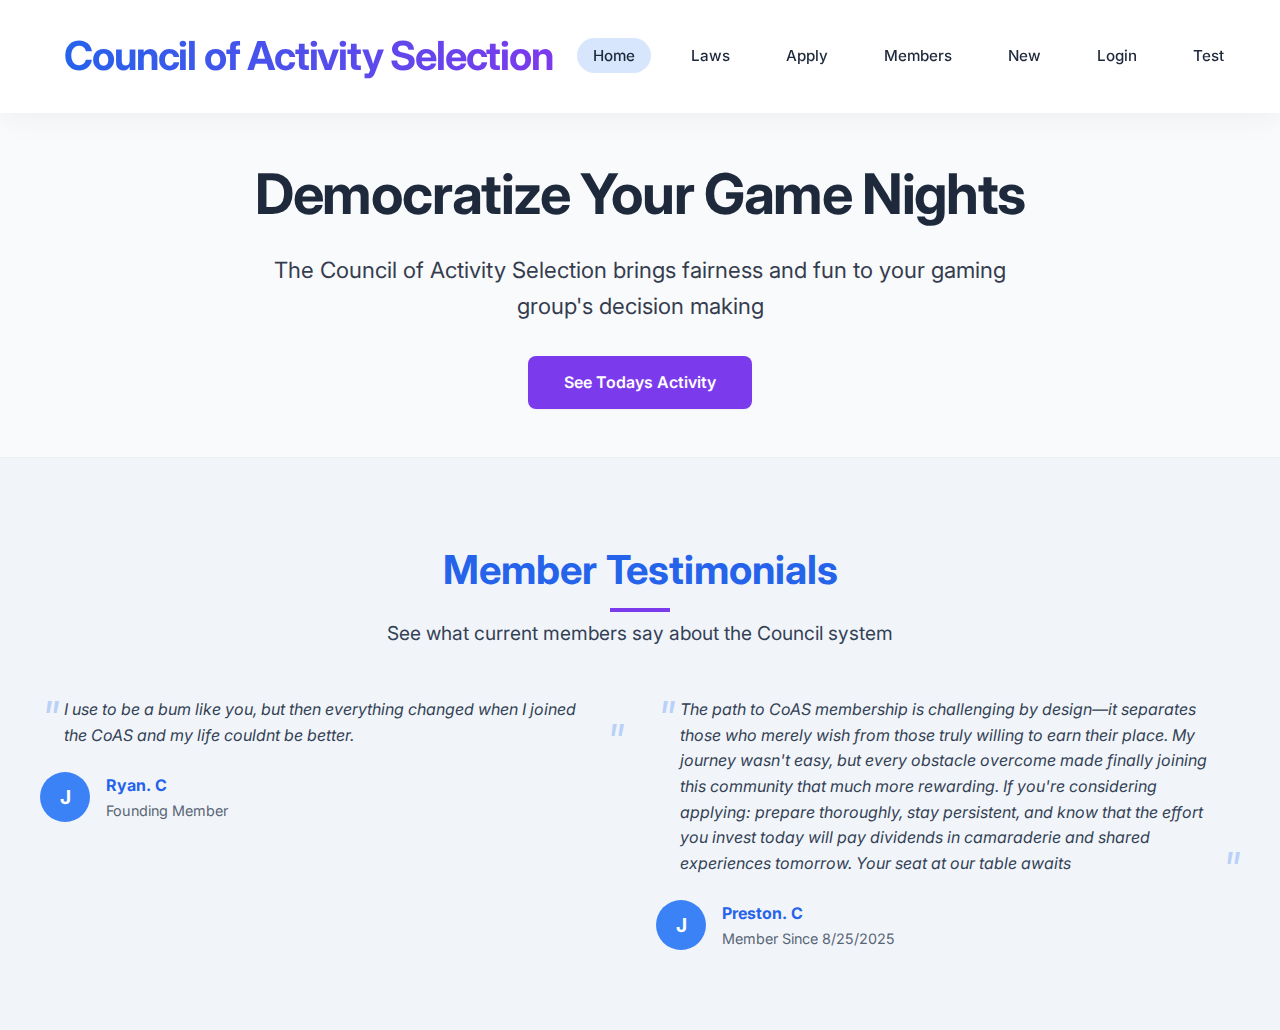
<file: index.html>
<!DOCTYPE html>
<html lang="en">
<head>
    <meta charset="UTF-8">
    <meta name="viewport" content="width=device-width, initial-scale=1.0">
    <title>Council of Activity Selection</title>
    <link rel="stylesheet" href="https://cdnjs.cloudflare.com/ajax/libs/font-awesome/6.4.0/css/all.min.css">
    <link href="https://fonts.googleapis.com/css2?family=Inter:wght@400;500;600;700&display=swap" rel="stylesheet">
    <style>
        :root {
            /* Color Scheme */
            --primary: #2563eb;       /* Main brand color */
            --secondary: #3b82f6;     /* Secondary color */
            --accent: #7c3aed;        /* Accent/CTA color */
            --light: #f8fafc;         /* Light backgrounds */
            --dark: #1e293b;          /* Dark text/headers */
            --text: #334155;          /* Body text color */
            --background: #ffffff;     /* Page background */
            --card-bg: #f1f5f9;       /* Card backgrounds */
            --footer-bg: #1e293b;      /* Footer background */
            --footer-text: #f8fafc;    /* Footer text color */
            
            /* Spacing */
            --space-xs: 0.5rem;
            --space-sm: 1rem;
            --space-md: 1.5rem;
            --space-lg: 2rem;
            --space-xl: 3rem;
            
            /* Border Radius */
            --radius-sm: 8px;
            --radius-md: 12px;
            --radius-lg: 15px;
            
            /* Shadows */
            --shadow-sm: 0 1px 3px rgba(0, 0, 0, 0.05);
            --shadow-md: 0 5px 15px rgba(0, 0, 0, 0.1);
            --shadow-lg: 0 10px 25px rgba(0, 0, 0, 0.15);
        }

        /* Base Styles */
        * {
            margin: 0;
            padding: 0;
            box-sizing: border-box;
            font-family: 'Inter', -apple-system, BlinkMacSystemFont, sans-serif;
        }

        body {
            background-color: var(--background);
            color: var(--text);
            line-height: 1.6;
        }

        /* Layout Components */
        .container {
            width: min(100% - 2rem, 1200px);
            margin-inline: auto;
        }

        /* Header & Navigation */
        header {
            background: var(--background);
            color: var(--dark);
            padding: var(--space-md) 0;
            position: sticky;
            top: 0;
            z-index: 100;
            box-shadow: 0 4px 30px rgba(0, 0, 0, 0.05);
            backdrop-filter: blur(8px);
            border-bottom: 1px solid rgba(255, 255, 255, 0.2);
        }

        .header-content {
            display: flex;
            justify-content: space-between;
            align-items: center;
        }

        .logo {
            display: flex;
            justify-content: center;
            width: 100%;
        }

        .logo-text {
            font-size: 2.5rem;
            font-weight: 700;
            text-align: center;
            background: linear-gradient(90deg, var(--primary), var(--accent));
            -webkit-background-clip: text;
            background-clip: text;
            color: transparent;
            letter-spacing: -0.03em;
        }

        nav ul {
            display: flex;
            list-style: none;
            gap: 1.5rem;
        }

        nav a {
            color: var(--dark);
            text-decoration: none;
            font-weight: 500;
            transition: all 0.3s cubic-bezier(0.4, 0, 0.2, 1);
            position: relative;
            padding: 0.5rem 1rem;
            font-size: 0.95rem;
            border-radius: 50px;
        }

        nav a:hover {
            background: rgba(59, 130, 246, 0.1);
            color: var(--primary);
        }

        nav a.active {
            background: rgba(59, 130, 246, 0.2);
        }

        /* Hero Section */
        /* Hero Section */
        .hero {
            background: var(--light);
            color: var(--dark);
            padding: var(--space-xl) 0;
            text-align: center;
            border-bottom: 1px solid rgba(0, 0, 0, 0.05);
        }

        .hero-content {
            max-width: 800px;
            margin-inline: auto;
        }

        .hero h1 {
            font-size: clamp(2.5rem, 5vw, 3.5rem);
            margin-bottom: var(--space-md);
            line-height: 1.2;
            font-weight: 700;
            letter-spacing: -0.025em;
        }

        .hero p {
            font-size: clamp(1.2rem, 2vw, 1.4rem);
            margin-bottom: var(--space-lg);
            opacity: 0.9;
        }

        .cta-button {
            display: inline-flex;
            background-color: var(--accent);
            color: white;
            padding: 0.875rem 2.25rem;
            font-size: 1rem;
            font-weight: 600;
            border-radius: 8px;
            text-decoration: none;
            transition: all 0.3s cubic-bezier(0.4, 0, 0.2, 1);
            box-shadow: 0 1px 2px rgba(0, 0, 0, 0.05);
            align-items: center;
            gap: 8px;
        }

        .cta-button:hover {
            background-color: var(--primary);
            transform: translateY(-2px);
            box-shadow: 0 4px 6px rgba(0, 0, 0, 0.1);
        }

        /* Features Section */
        .features {
            padding: 5rem 0;
            background-color: var(--card-bg);
        }

        .section-title {
            text-align: center;
            margin-bottom: 3rem;
            color: var(--primary);
        }

        .section-title h2 {
            font-size: 2.5rem;
            margin-bottom: 1rem;
            position: relative;
            display: inline-block;
        }

        .section-title h2:after {
            content: '';
            position: absolute;
            width: 60px;
            height: 4px;
            background-color: var(--accent);
            bottom: -10px;
            left: 50%;
            transform: translateX(-50%);
        }

        .section-title p {
            font-size: 1.2rem;
            color: var(--text);
            max-width: 700px;
            margin: 0 auto;
        }

        .features-grid {
            display: grid;
            grid-template-columns: repeat(auto-fit, minmax(300px, 1fr));
            gap: 2.5rem;
            margin-top: 3rem;
        }

        .card {
            background: var(--background);
            border-radius: var(--radius-md);
            overflow: hidden;
            box-shadow: var(--shadow-sm);
            transition: all 0.3s ease;
            text-align: center;
            padding: var(--space-lg);
            border: 1px solid rgba(0, 0, 0, 0.05);
        }

        .card:hover {
            transform: translateY(-5px);
            box-shadow: var(--shadow-md);
        }

        .feature-icon {
            font-size: 2.5rem;
            margin-bottom: 1.5rem;
            color: var(--accent);
            background: rgba(124, 58, 237, 0.1);
            width: 80px;
            height: 80px;
            display: inline-flex;
            align-items: center;
            justify-content: center;
            border-radius: 50%;
        }

        .feature-card h3 {
            font-size: 1.5rem;
            margin-bottom: 1rem;
            color: var(--primary);
        }

        .feature-card p {
            color: var(--text);
        }

        /* Testimonials */
        .testimonials {
            padding: 5rem 0;
            background-color: var(--card-bg);
        }

        .testimonial-grid {
            display: grid;
            grid-template-columns: repeat(auto-fit, minmax(300px, 1fr));
            gap: 2rem;
            margin-top: 3rem;
        }

        /* Update all feature-card and testimonial-card classes to use .card */

        .testimonial-text {
            font-style: italic;
            margin-bottom: 1.5rem;
            position: relative;
            padding: 0 1.5rem;
        }

        .testimonial-text:before,
        .testimonial-text:after {
            content: '"';
            font-size: 3rem;
            color: var(--secondary);
            opacity: 0.3;
            position: absolute;
        }

        .testimonial-text:before {
            top: -1rem;
            left: 0;
        }

        .testimonial-text:after {
            bottom: -2rem;
            right: 0;
        }

        .testimonial-author {
            display: flex;
            align-items: center;
            gap: 1rem;
        }

        .author-avatar {
            width: 50px;
            height: 50px;
            border-radius: 50%;
            background-color: var(--secondary);
            display: flex;
            align-items: center;
            justify-content: center;
            color: white;
            font-weight: bold;
            font-size: 1.2rem;
        }

        .author-details h4 {
            color: var(--primary);
        }

        .author-details p {
            color: var(--text);
            opacity: 0.8;
            font-size: 0.9rem;
        }

        /* Footer */
        footer {
            background-color: var(--footer-bg);
            color: var(--footer-text);
            padding: 4rem 0 2rem;
        }

        .footer-content {
            display: grid;
            grid-template-columns: repeat(auto-fit, minmax(250px, 1fr));
            gap: 3rem;
        }

        .footer-logo {
            display: flex;
            align-items: center;
            gap: 15px;
            margin-bottom: 1rem;
        }

        .footer-logo-text {
            font-size: 1.5rem;
            font-weight: 700;
        }

        .footer-description {
            margin-bottom: 1.5rem;
            opacity: 0.8;
        }

        .social-links {
            display: flex;
            gap: 1rem;
        }

        .social-links a {
            display: flex;
            align-items: center;
            justify-content: center;
            width: 40px;
            height: 40px;
            background-color: rgba(255, 255, 255, 0.1);
            border-radius: 50%;
            color: white;
            transition: all 0.3s;
        }

        .social-links a:hover {
            background-color: var(--accent);
            transform: translateY(-3px);
        }

        .footer-heading {
            font-size: 1.2rem;
            margin-bottom: 1.5rem;
            position: relative;
            padding-bottom: 0.5rem;
        }

        .footer-heading:after {
            content: '';
            position: absolute;
            width: 40px;
            height: 3px;
            background-color: var(--accent);
            bottom: 0;
            left: 0;
        }

        .footer-links {
            list-style: none;
        }

        .footer-links li {
            margin-bottom: 0.8rem;
        }

        .footer-links a {
            color: var(--footer-text);
            text-decoration: none;
            opacity: 0.8;
            transition: opacity 0.3s;
        }

        .footer-links a:hover {
            opacity: 1;
            color: var(--accent);
        }

        .copyright {
            text-align: center;
            margin-top: 4rem;
            padding-top: 2rem;
            border-top: 1px solid rgba(255, 255, 255, 0.1);
            opacity: 0.7;
            font-size: 0.9rem;
        }

        @media (max-width: 768px) {
            .header-content {
                flex-direction: column;
                text-align: center;
                gap: var(--space-sm);
            }
            
            nav ul {
                gap: var(--space-sm);
                flex-wrap: wrap;
                justify-content: center;
            }
            
            /* Layout Adjustments */
            /* Typography scaling handled by clamp() in base styles */
        }
    </style>
</head>
<body>
    <!-- Header -->
    <header>
        <div class="container">
            <div class="header-content">
                <div class="logo">
                    <div class="logo-text">Council of Activity Selection</div>
                </div>
                <nav>
                    <ul>
                        <li><a href="index.html" class="active">Home</a></li>
                        <li><a href="info.html">Laws</a></li>
                        <li><a href="application.html">Apply</a></li>
                        <li><a href="members.html">Members</a></li>
                        <li><a href="Oops!.html" class="login-btn"> New</a></li>
                        <li><a href="login.html" class="login-btn">Login</a></li>
                        <li><a href="test-netlify.html" class="login-btn">Test</a></li>
                    </ul>
                </nav>
            </div>
        </div>
    </header>

    <!-- Hero Section -->
    <section class="hero">
        <div class="container">
            <div class="hero-content">
                <h1>Democratize Your Game Nights</h1>
                <p>The Council of Activity Selection brings fairness and fun to your gaming group's decision making</p>
                <a href="currentactivity.html" class="cta-button">See Todays Activity</a>
            </div>
        </div>
    </section>

    <!-- Testimonials Section -->
    <section class="testimonials">
        <div class="container">
            <div class="section-title">
                <h2>Member Testimonials</h2>
                <p>See what current members say about the Council system</p>
            </div>
            <div class="testimonial-grid">
                <div class="testimonial-card">
                    <div class="testimonial-text">
                        I use to be a bum like you, but then everything changed when I joined the CoAS and my life couldnt be better.
                    </div>
                    <div class="testimonial-author">
                        <div class="author-avatar">J</div>
                        <div class="author-details">
                            <h4>Ryan. C</h4>
                            <p>Founding Member</p>
                        </div>
                    </div>
                </div>
                <div class="testimonial-card">
                    <div class="testimonial-text">
                        The path to CoAS membership is challenging by design—it separates those who merely wish from those truly willing to earn their place. My journey wasn't easy, but every obstacle overcome made finally joining this community that much more rewarding. If you're considering applying: prepare thoroughly, stay persistent, and know that the effort you invest today will pay dividends in camaraderie and shared experiences tomorrow. Your seat at our table awaits
                    </div>
                    <div class="testimonial-author">
                        <div class="author-avatar">J</div>
                        <div class="author-details">
                            <h4>Preston. C</h4>
                            <p>Member Since 8/25/2025</p>
                        </div>
                    </div>
                </div>
            </div>
        </div>
    </section>

    <script>
        // Simple JavaScript for interactive elements
        document.addEventListener('DOMContentLoaded', function() {
            // Simple scroll animation
            document.querySelectorAll('.feature-card, .testimonial-card').forEach(el => {
                el.style.transition = 'transform 0.3s ease';
                el.addEventListener('mouseenter', () => {
                    el.style.transform = 'translateY(-5px)';
                });
                el.addEventListener('mouseleave', () => {
                    el.style.transform = '';
                });
            });
        });
    </script>
</body>
</html>
</file>
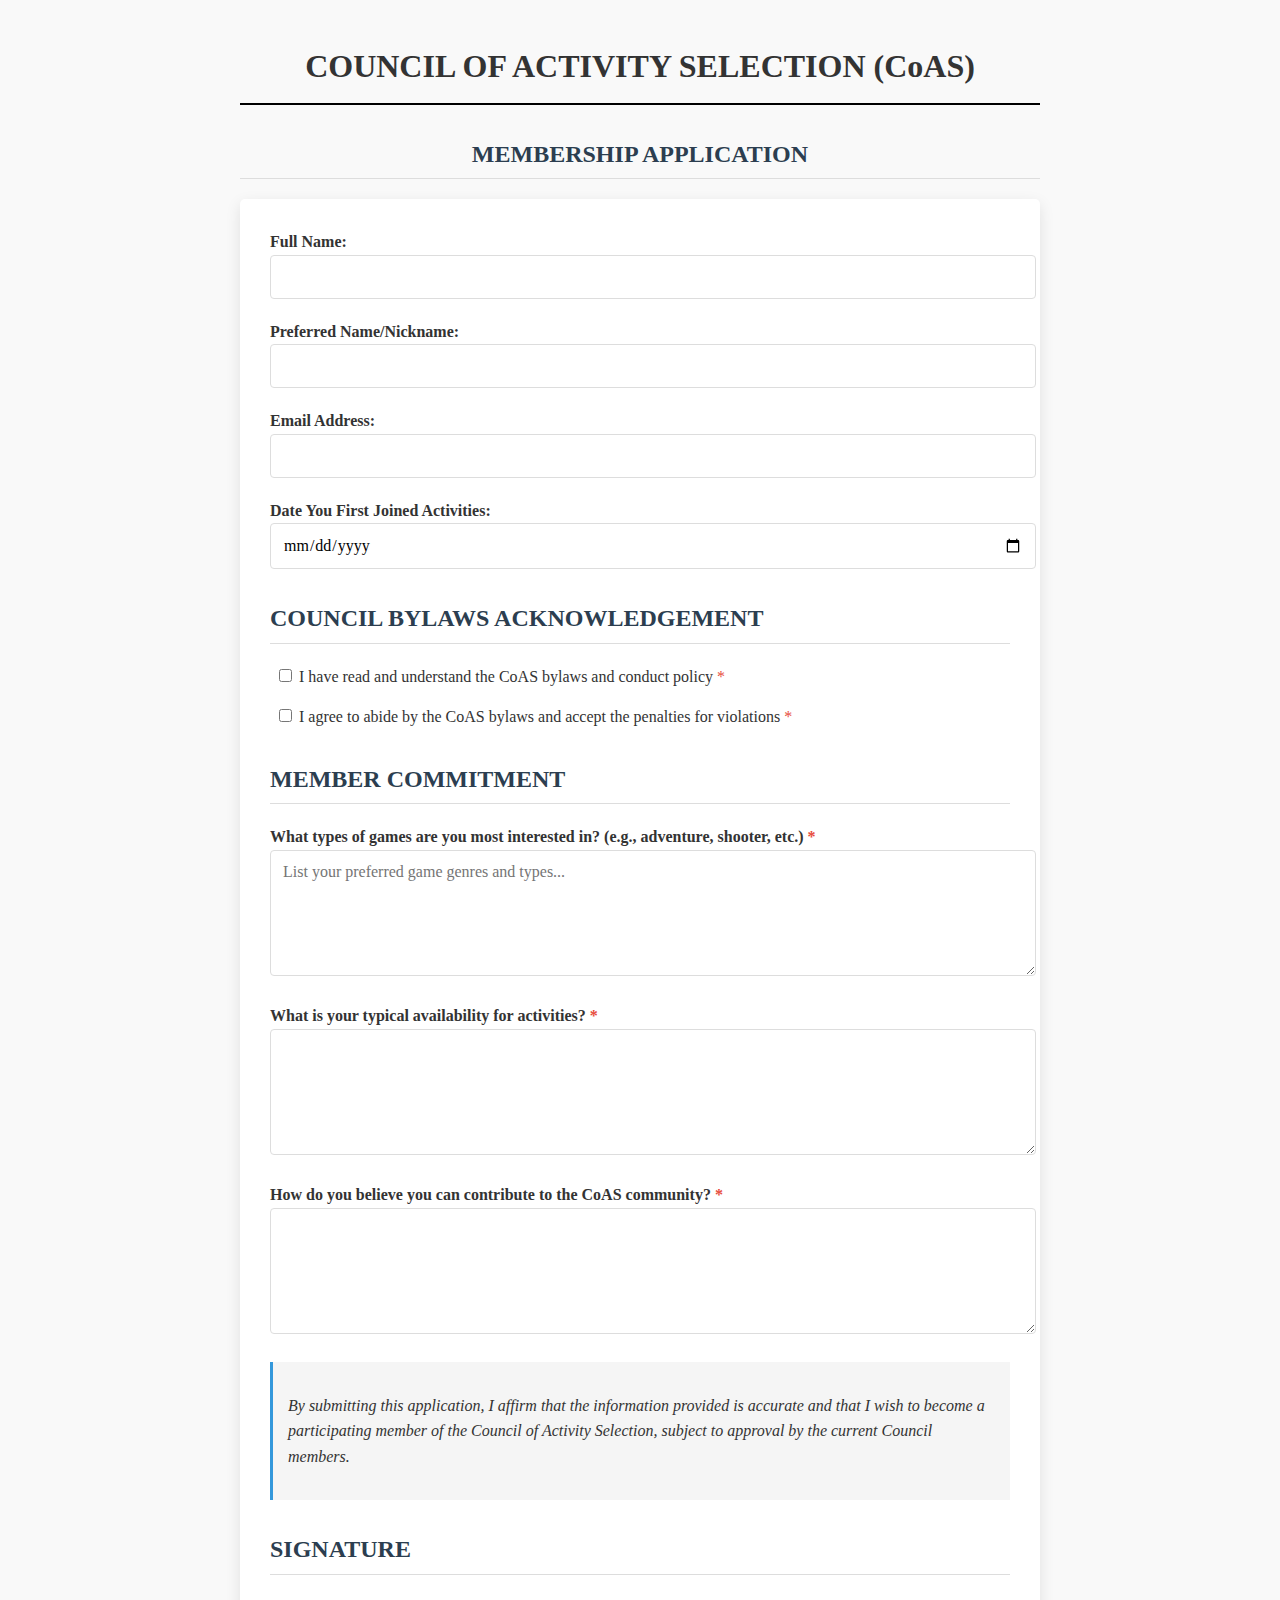
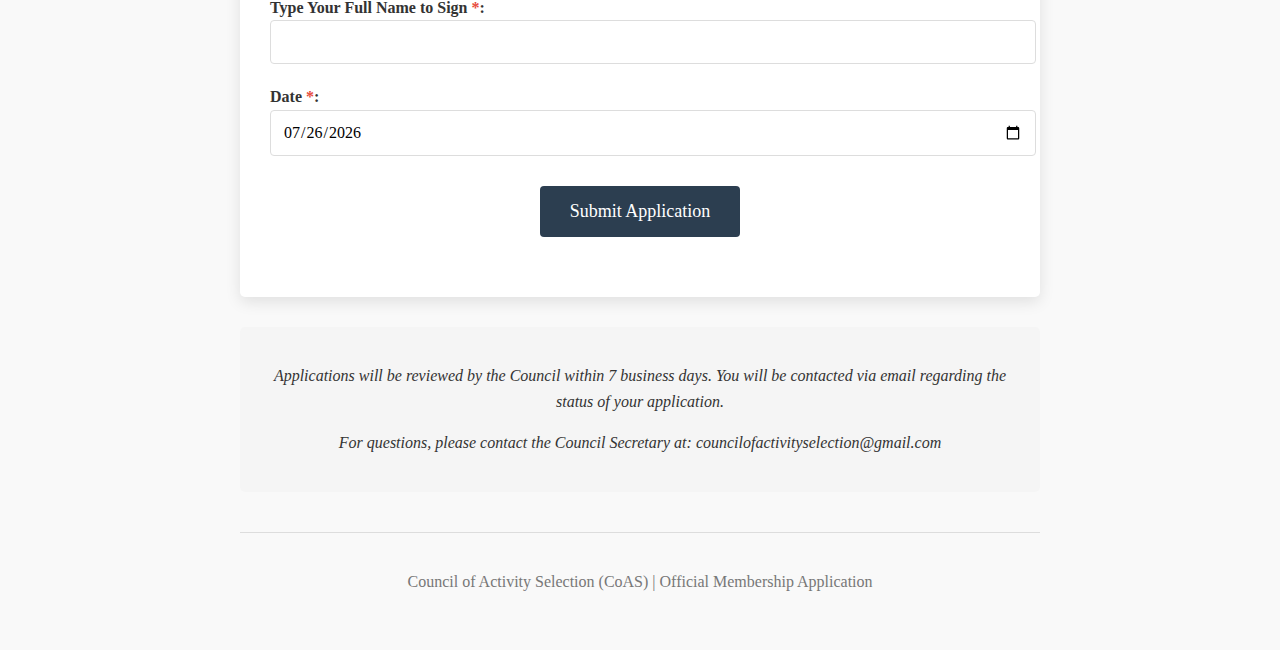
<file: application.html>
<!DOCTYPE html>
<html lang="en">
<head>
    <meta charset="UTF-8">
    <meta name="viewport" content="width=device-width, initial-scale=1.0">
    <title>CoAS Membership Application</title>
    <style>
        :root {
            --primary-color: #2c3e50;
            --secondary-color: #3498db;
            --accent-color: #e74c3c;
            --light-color: #ecf0f1;
            --dark-color: #2c3e50;
            --success-color: #27ae60;
        }
        
        body {
            font-family: 'Times New Roman', serif;
            line-height: 1.6;
            max-width: 800px;
            margin: 0 auto;
            padding: 20px;
            color: #333;
            background-color: #f9f9f9;
        }
        
        h1 {
            text-align: center;
            border-bottom: 2px solid #000;
            padding-bottom: 10px;
            margin-bottom: 30px;
        }
        
        h2 {
            border-bottom: 1px solid #ddd;
            padding-bottom: 5px;
            margin-top: 30px;
            color: var(--dark-color);
        }
        
        .form-container {
            background-color: white;
            padding: 30px;
            border-radius: 5px;
            box-shadow: 0 5px 15px rgba(0,0,0,0.1);
        }
        
        .form-group {
            margin-bottom: 20px;
        }
        
        label {
            display: block;
            margin-bottom: 8px;
            font-weight: bold;
        }
        
        input[type="text"],
        input[type="email"],
        input[type="date"],
        select,
        textarea {
            width: 100%;
            padding: 12px;
            border: 1px solid #ddd;
            border-radius: 4px;
            font-family: 'Times New Roman', serif;
            font-size: 16px;
        }
        
        textarea {
            min-height: 100px;
        }
        
        .required {
            color: var(--accent-color);
        }
        
        .checkbox-group {
            margin: 15px 0;
        }
        
        .checkbox-group label {
            font-weight: normal;
            display: inline;
            margin-left: 5px;
        }
        
        .agreement {
            font-style: italic;
            margin: 20px 0;
            padding: 15px;
            background-color: #f5f5f5;
            border-left: 3px solid var(--secondary-color);
        }
        
        .submit-btn {
            background-color: var(--primary-color);
            color: white;
            padding: 15px 30px;
            border: none;
            border-radius: 4px;
            cursor: pointer;
            font-size: 18px;
            display: block;
            margin: 30px auto;
            font-family: 'Times New Roman', serif;
            transition: background-color 0.3s;
        }
        
        .submit-btn:hover {
            background-color: var(--secondary-color);
        }
        
        .error {
            color: var(--accent-color);
            font-size: 0.9em;
            margin-top: 5px;
        }
        
        .hidden {
            display: none;
        }
        
        .contact-info {
            text-align: center;
            margin-top: 30px;
            padding: 20px;
            background-color: #f5f5f5;
            border-radius: 5px;
            font-style: italic;
        }
        
        footer {
            text-align: center;
            margin-top: 40px;
            padding: 20px;
            color: #777;
            border-top: 1px solid #ddd;
        }
    </style>
</head>
<body>
    <h1>COUNCIL OF ACTIVITY SELECTION (CoAS)</h1>
    <h2 style="text-align: center;">MEMBERSHIP APPLICATION</h2>

    <div class="form-container">
        <!-- action="index.html sends to this page after submission -->
        <form
            name="contact"
            
            action="index.html"     
            method="POST"
            data-netlify="true"
            data-netlify-honeypot="bot-field"
        >
            <!-- Honeypot field for spam prevention -->
            <p class="hidden">
                <label>Don't fill this out if you're human: <input name="bot-field"></label>
            </p>
            
            <div class="form-group">
                <label>Full Name: <input type="text" name="name" required /></label>
            </div>
            
            <div class="form-group">
                <label>Preferred Name/Nickname: <input type="text" name="preferred-name" /></label>
            </div>
            
            <div class="form-group">
                <label>Email Address: <input type="email" name="email" required /></label>
            </div>
            
            <div class="form-group">
                <label>Date You First Joined Activities: <input type="date" name="join-date" /></label>
            </div>

            <h2>COUNCIL BYLAWS ACKNOWLEDGEMENT</h2>
            
            <div class="checkbox-group">
                <label><input type="checkbox" name="acknowledge-bylaws" required /> I have read and understand the CoAS bylaws and conduct policy <span class="required">*</span></label>
            </div>
            
            <div class="checkbox-group">
                <label><input type="checkbox" name="agree-bylaws" required /> I agree to abide by the CoAS bylaws and accept the penalties for violations <span class="required">*</span></label>
            </div>

            <h2>MEMBER COMMITMENT</h2>
            
            <div class="form-group">
                <label>What types of games are you most interested in? (e.g., adventure, shooter, etc.) <span class="required">*</span>
                    <textarea name="game-types" required placeholder="List your preferred game genres and types..."></textarea>
                </label>
            </div>
            
            <div class="form-group">
                <label>What is your typical availability for activities? <span class="required">*</span>
                    <textarea name="availability" required></textarea>
                </label>
            </div>
            
            <div class="form-group">
                <label>How do you believe you can contribute to the CoAS community? <span class="required">*</span>
                    <textarea name="contribution" required></textarea>
                </label>
            </div>
            
            <div class="agreement">
                <p>By submitting this application, I affirm that the information provided is accurate and that I wish to become a participating member of the Council of Activity Selection, subject to approval by the current Council members.</p>
            </div>

            <h2>SIGNATURE</h2>
            <div class="form-group">
                <label>Type Your Full Name to Sign <span class="required">*</span>: <input type="text" name="signature" required /></label>
            </div>
            
            <div class="form-group">
                <label>Date <span class="required">*</span>: <input type="date" name="signature-date" required /></label>
            </div>

            <p>
                <button type="submit" class="submit-btn">Submit Application</button>
            </p>
        </form>
    </div>

    <div class="contact-info">
        <p>Applications will be reviewed by the Council within 7 business days. You will be contacted via email regarding the status of your application.</p>
        <p>For questions, please contact the Council Secretary at: councilofactivityselection@gmail.com</p>
    </div>

    <footer>
        <p>Council of Activity Selection (CoAS) | Official Membership Application</p>
    </footer>

    <script>
        document.addEventListener('DOMContentLoaded', function() {
            // Set today's date as default
            const today = new Date();
            const formattedDate = today.toISOString().substr(0, 10);
            document.querySelector('input[name="signature-date"]').value = formattedDate;
            
            const form = document.querySelector('form');
            
            form.addEventListener('submit', function(event) {
                // Basic validation
                let isValid = true;
                const requiredFields = [
                    'name', 'email', 'acknowledge-bylaws', 
                    'agree-bylaws', 'game-types', 
                    'availability', 'contribution', 'signature', 
                    'signature-date'
                ];
                
                requiredFields.forEach(field => {
                    const element = document.querySelector(`[name="${field}"]`);
                    if (element.type === 'checkbox') {
                        if (!element.checked) {
                            isValid = false;
                            element.parentElement.style.color = 'red';
                        }
                    } else if (element.type === 'select-one') {
                        if (!element.value) {
                            isValid = false;
                            element.style.borderColor = 'red';
                        }
                    } else {
                        if (!element.value.trim()) {
                            isValid = false;
                            element.style.borderColor = 'red';
                        }
                    }
                });
                
                if (!isValid) {
                    event.preventDefault();
                    alert('Please fill in all required fields.');
                    return;
                }
                
                // Form will submit to Netlify, which will then redirect to /pages/success
            });
        });
    </script>
</body>
</html>
</file>
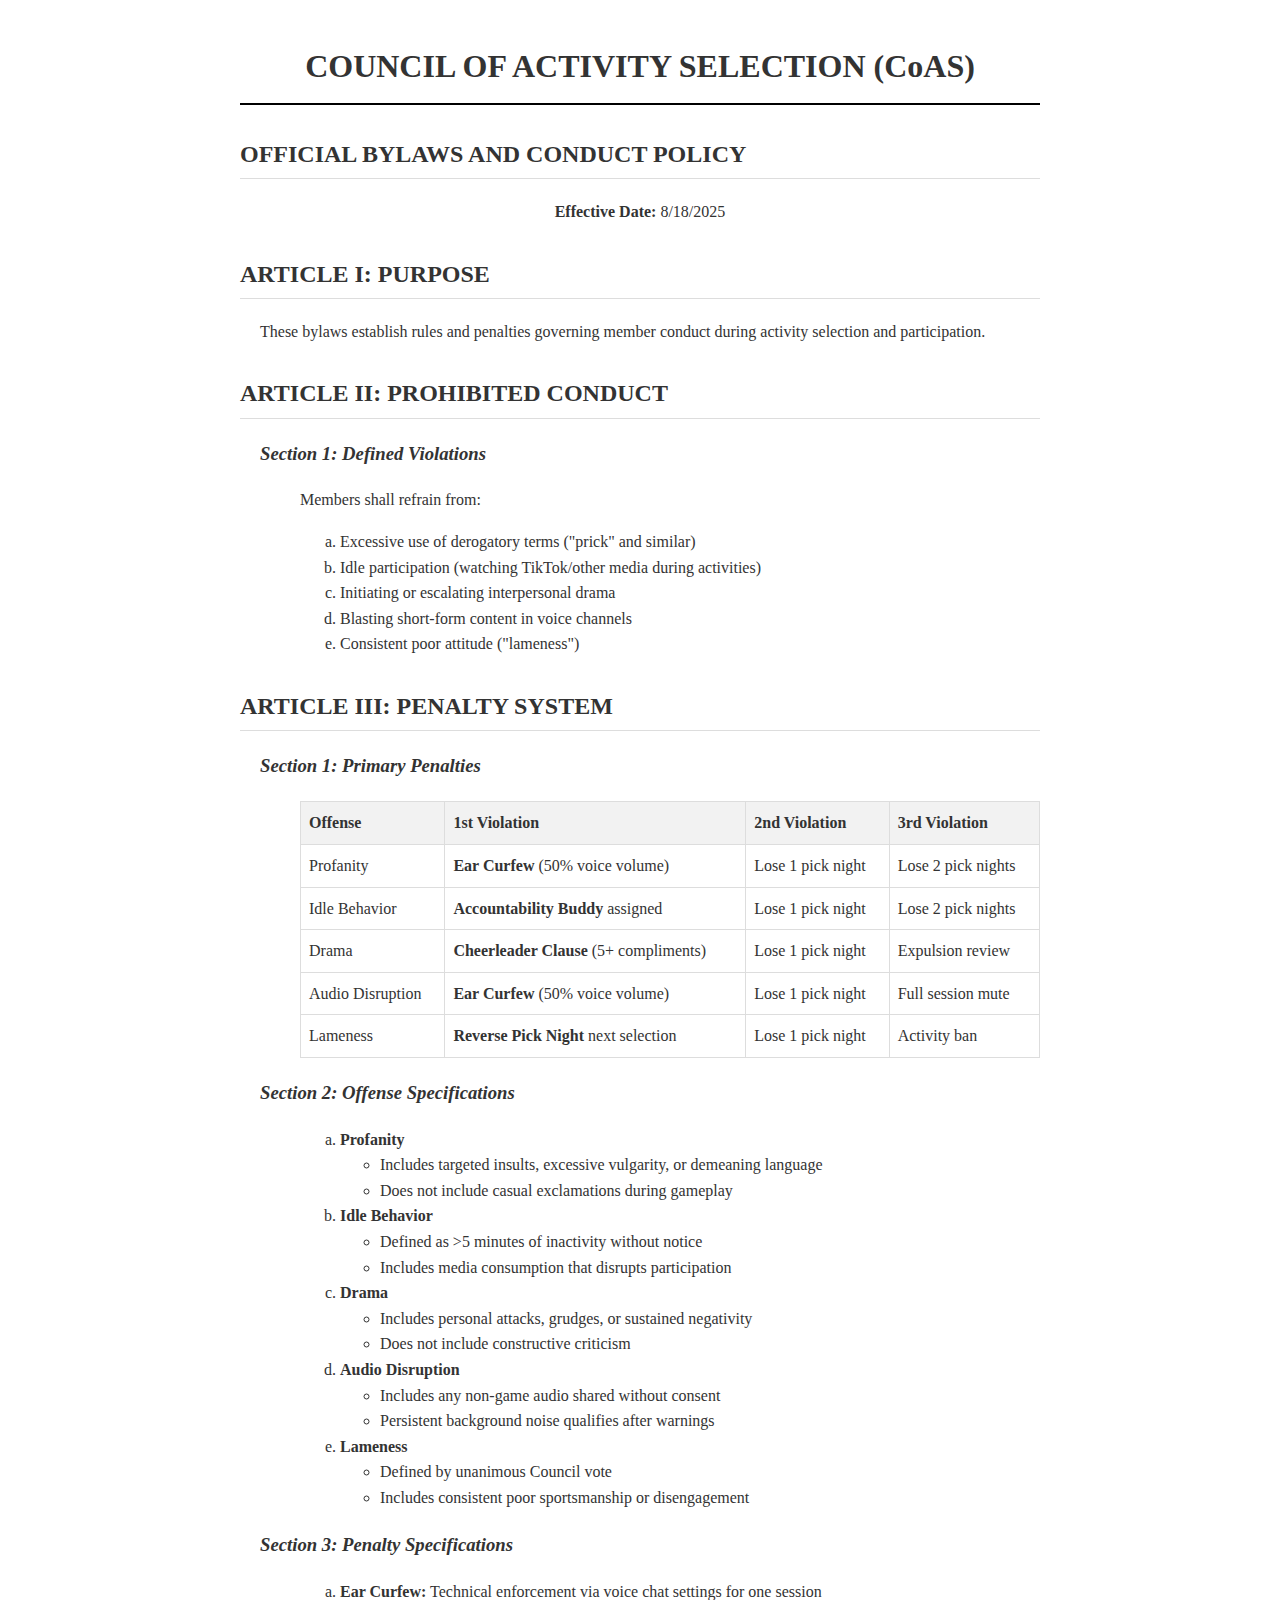
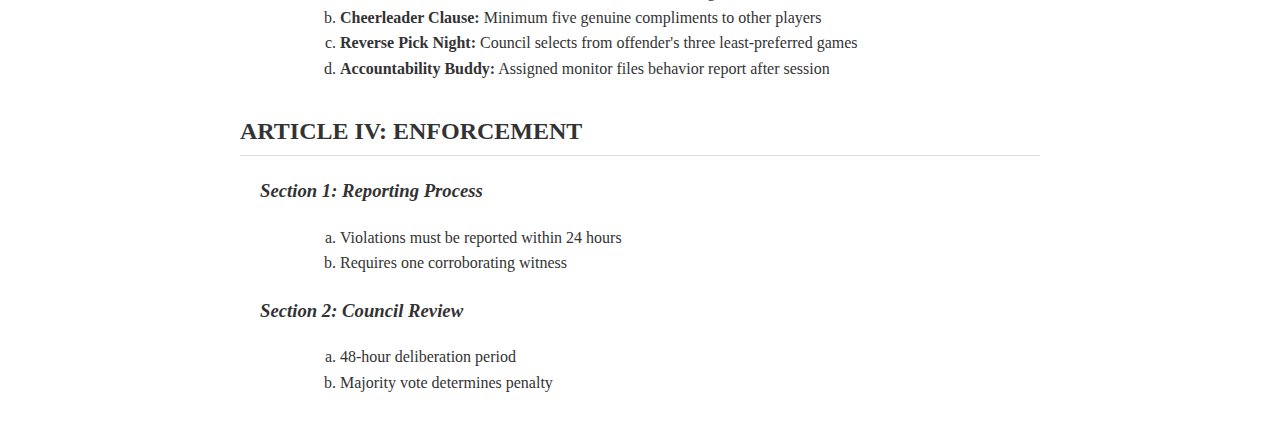
<file: info.html>
<!DOCTYPE html>
<html lang="en">
<head>
    <meta charset="UTF-8">
    <meta name="viewport" content="width=device-width, initial-scale=1.0">
    <title>CoAS Official Bylaws</title>
    <style>
        body {
            font-family: 'Times New Roman', serif;
            line-height: 1.6;
            max-width: 800px;
            margin: 0 auto;
            padding: 20px;
            color: #333;
        }
        h1 {
            text-align: center;
            border-bottom: 2px solid #000;
            padding-bottom: 10px;
        }
        h2 {
            border-bottom: 1px solid #ddd;
            padding-bottom: 5px;
            margin-top: 30px;
        }
        h3 {
            font-style: italic;
            margin-top: 20px;
        }
        .article {
            margin-left: 20px;
        }
        .section {
            margin-left: 40px;
        }
        table {
            width: 100%;
            border-collapse: collapse;
            margin: 20px 0;
        }
        th, td {
            border: 1px solid #ddd;
            padding: 8px;
            text-align: left;
        }
        th {
            background-color: #f2f2f2;
        }
        .signature-block {
            margin-top: 50px;
        }
        .signature-line {
            border-bottom: 1px solid #000;
            width: 300px;
            margin: 15px 0;
            display: inline-block;
        }
    </style>
</head>
<body>
    <h1>COUNCIL OF ACTIVITY SELECTION (CoAS)</h1>
    <h2>OFFICIAL BYLAWS AND CONDUCT POLICY</h2>
    <p style="text-align:center;"><strong>Effective Date:</strong> 8/18/2025</p>

    <h2>ARTICLE I: PURPOSE</h2>
    <div class="article">
        <p>These bylaws establish rules and penalties governing member conduct during activity selection and participation.</p>
    </div>

    <h2>ARTICLE II: PROHIBITED CONDUCT</h2>
    <div class="article">
        <h3>Section 1: Defined Violations</h3>
        <div class="section">
            <p>Members shall refrain from:</p>
            <ol type="a">
                <li>Excessive use of derogatory terms ("prick" and similar)</li>
                <li>Idle participation (watching TikTok/other media during activities)</li>
                <li>Initiating or escalating interpersonal drama</li>
                <li>Blasting short-form content in voice channels</li>
                <li>Consistent poor attitude ("lameness")</li>
            </ol>
        </div>
    </div>

    <h2>ARTICLE III: PENALTY SYSTEM</h2>
    <div class="article">
        <h3>Section 1: Primary Penalties</h3>
        <div class="section">
            <table>
                <tr>
                    <th>Offense</th>
                    <th>1st Violation</th>
                    <th>2nd Violation</th>
                    <th>3rd Violation</th>
                </tr>
                <tr>
                    <td>Profanity</td>
                    <td><strong>Ear Curfew</strong> (50% voice volume)</td>
                    <td>Lose 1 pick night</td>
                    <td>Lose 2 pick nights</td>
                </tr>
                <tr>
                    <td>Idle Behavior</td>
                    <td><strong>Accountability Buddy</strong> assigned</td>
                    <td>Lose 1 pick night</td>
                    <td>Lose 2 pick nights</td>
                </tr>
                <tr>
                    <td>Drama</td>
                    <td><strong>Cheerleader Clause</strong> (5+ compliments)</td>
                    <td>Lose 1 pick night</td>
                    <td>Expulsion review</td>
                </tr>
                <tr>
                    <td>Audio Disruption</td>
                    <td><strong>Ear Curfew</strong> (50% voice volume)</td>
                    <td>Lose 1 pick night</td>
                    <td>Full session mute</td>
                </tr>
                <tr>
                    <td>Lameness</td>
                    <td><strong>Reverse Pick Night</strong> next selection</td>
                    <td>Lose 1 pick night</td>
                    <td>Activity ban</td>
                </tr>
            </table>
        </div>

        <h3>Section 2: Offense Specifications</h3>
        <div class="section">
            <ol type="a">
                <li><strong>Profanity</strong>
                    <ul>
                        <li>Includes targeted insults, excessive vulgarity, or demeaning language</li>
                        <li>Does not include casual exclamations during gameplay</li>
                    </ul>
                </li>
                <li><strong>Idle Behavior</strong>
                    <ul>
                        <li>Defined as >5 minutes of inactivity without notice</li>
                        <li>Includes media consumption that disrupts participation</li>
                    </ul>
                </li>
                <li><strong>Drama</strong>
                    <ul>
                        <li>Includes personal attacks, grudges, or sustained negativity</li>
                        <li>Does not include constructive criticism</li>
                    </ul>
                </li>
                <li><strong>Audio Disruption</strong>
                    <ul>
                        <li>Includes any non-game audio shared without consent</li>
                        <li>Persistent background noise qualifies after warnings</li>
                    </ul>
                </li>
                <li><strong>Lameness</strong>
                    <ul>
                        <li>Defined by unanimous Council vote</li>
                        <li>Includes consistent poor sportsmanship or disengagement</li>
                    </ul>
                </li>
            </ol>
        </div>

        <h3>Section 3: Penalty Specifications</h3>
        <div class="section">
            <ol type="a">
                <li><strong>Ear Curfew:</strong> Technical enforcement via voice chat settings for one session</li>
                <li><strong>Cheerleader Clause:</strong> Minimum five genuine compliments to other players</li>
                <li><strong>Reverse Pick Night:</strong> Council selects from offender's three least-preferred games</li>
                <li><strong>Accountability Buddy:</strong> Assigned monitor files behavior report after session</li>
            </ol>
        </div>
    </div>

    <h2>ARTICLE IV: ENFORCEMENT</h2>
    <div class="article">
        <h3>Section 1: Reporting Process</h3>
        <div class="section">
            <ol type="a">
                <li>Violations must be reported within 24 hours</li>
                <li>Requires one corroborating witness</li>
            </ol>
        </div>

        <h3>Section 2: Council Review</h3>
        <div class="section">
            <ol type="a">
                <li>48-hour deliberation period</li>
                <li>Majority vote determines penalty</li>
            </ol>
        </div>
    </div>


</body>
</html>
</file>
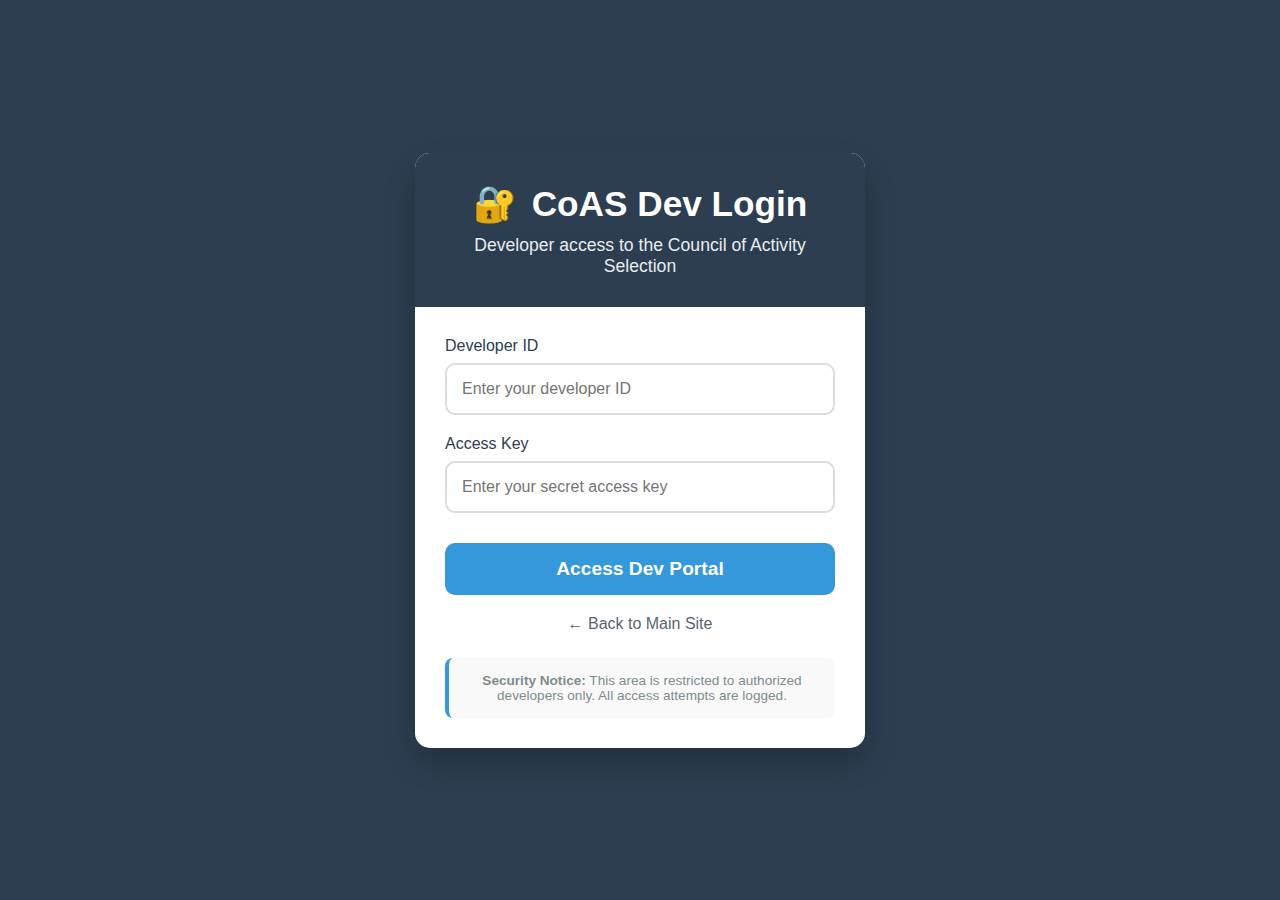
<file: login.html>
<!DOCTYPE html>
<html lang="en">
<head>
    <meta charset="UTF-8">
    <meta name="viewport" content="width=device-width, initial-scale=1.0">
    <title>CoAS Developer Login</title>
    <style>
        :root {
            --primary: #2c3e50;
            --secondary: #3498db;
            --accent: #e74c3c;
            --light: #ecf0f1;
            --dark: #2c3e50;
            --text: #34495e;
            --background: #f8f9fa;
            --card-bg: #ffffff;
            --success: #2ecc71;
            --error: #e74c3c;
        }

        * {
            margin: 0;
            padding: 0;
            box-sizing: border-box;
            font-family: 'Segoe UI', Tahoma, Geneva, Verdana, sans-serif;
        }

        body {
            background: linear-gradient(135deg, var(--primary) 0%, var(--dark) 100%);
            min-height: 100vh;
            display: flex;
            justify-content: center;
            align-items: center;
            padding: 20px;
        }

        .login-container {
            background-color: white;
            border-radius: 15px;
            box-shadow: 0 15px 30px rgba(0, 0, 0, 0.2);
            width: 100%;
            max-width: 450px;
            overflow: hidden;
        }

        .login-header {
            background-color: var(--primary);
            color: white;
            padding: 30px;
            text-align: center;
        }

        .login-header h1 {
            font-size: 2.2rem;
            margin-bottom: 10px;
            display: flex;
            align-items: center;
            justify-content: center;
            gap: 15px;
        }

        .login-header p {
            font-size: 1.1rem;
            opacity: 0.9;
        }

        .login-form {
            padding: 30px;
        }

        .form-group {
            margin-bottom: 20px;
        }

        .form-group label {
            display: block;
            margin-bottom: 8px;
            font-weight: 500;
            color: var(--dark);
        }

        .form-group input {
            width: 100%;
            padding: 15px;
            border: 2px solid #ddd;
            border-radius: 10px;
            font-size: 1rem;
            transition: border-color 0.3s;
        }

        .form-group input:focus {
            border-color: var(--secondary);
            outline: none;
            box-shadow: 0 0 0 3px rgba(52, 152, 219, 0.2);
        }

        .login-btn {
            background-color: var(--secondary);
            color: white;
            border: none;
            padding: 15px;
            font-size: 1.2rem;
            border-radius: 10px;
            cursor: pointer;
            width: 100%;
            transition: background-color 0.3s;
            font-weight: 600;
            margin-top: 10px;
        }

        .login-btn:hover {
            background-color: #2980b9;
        }

        .error-message {
            color: var(--error);
            margin-top: 15px;
            text-align: center;
            display: none;
            font-weight: 500;
            padding: 10px;
            background-color: rgba(231, 76, 60, 0.1);
            border-radius: 5px;
            border-left: 4px solid var(--error);
        }

        .back-link {
            display: block;
            text-align: center;
            margin-top: 20px;
            color: var(--dark);
            text-decoration: none;
            font-weight: 500;
            opacity: 0.8;
            transition: opacity 0.3s;
        }

        .back-link:hover {
            opacity: 1;
            color: var(--secondary);
        }

        .security-notice {
            font-size: 0.85rem;
            color: #7f8c8d;
            text-align: center;
            margin-top: 25px;
            padding: 15px;
            background-color: #f9f9f9;
            border-radius: 8px;
            border-left: 4px solid var(--secondary);
        }

        /* Shake animation for wrong password */
        @keyframes shake {
            0%, 100% {transform: translateX(0);}
            10%, 30%, 50%, 70%, 90% {transform: translateX(-10px);}
            20%, 40%, 60%, 80% {transform: translateX(10px);}
        }

        .shake {
            animation: shake 0.6s cubic-bezier(.36,.07,.19,.97) both;
        }

        @media (max-width: 500px) {
            .login-container {
                border-radius: 10px;
            }
            
            .login-header {
                padding: 20px;
            }
            
            .login-header h1 {
                font-size: 1.8rem;
            }
            
            .login-form {
                padding: 20px;
            }
        }
    </style>
</head>
<body>
    <div class="login-container">
        <div class="login-header">
            <h1><span>🔐</span> CoAS Dev Login</h1>
            <p>Developer access to the Council of Activity Selection</p>
        </div>
        
        <div class="login-form">
            <form id="loginForm">
                <div class="form-group">
                    <label for="username">Developer ID</label>
                    <input type="text" id="username" placeholder="Enter your developer ID" required>
                </div>
                
                <div class="form-group">
                    <label for="password">Access Key</label>
                    <input type="password" id="password" placeholder="Enter your secret access key" required>
                </div>
                
                <button type="submit" class="login-btn">Access Dev Portal</button>
                
                <p id="errorMsg" class="error-message">Invalid credentials. Please try again.</p>
            </form>
            
            <a href="index.html" class="back-link">← Back to Main Site</a>
            
            <div class="security-notice">
                <strong>Security Notice:</strong> This area is restricted to authorized developers only. 
                All access attempts are logged.
            </div>
        </div>
    </div>

    <script>
        document.addEventListener('DOMContentLoaded', function() {
            const loginForm = document.getElementById('loginForm');
            const errorMsg = document.getElementById('errorMsg');
            
            // For demonstration purposes - in a real scenario, use environment variables
            // or Netlify Functions for authentication
            const VALID_CREDENTIALS = [
                { username: "coasadmin", password: "CoASDev2023!" },
                { username: "developer", password: "GameNightDev" },
                { username: "admin", password: "Admin123" }
            ];
            
            // Handle form submission
            loginForm.addEventListener('submit', function(e) {
                e.preventDefault();
                
                const usernameInput = document.getElementById('username').value;
                const passwordInput = document.getElementById('password').value;
                
                // Check if credentials are valid
                const isValid = VALID_CREDENTIALS.some(cred => {
                    return cred.username === usernameInput && cred.password === passwordInput;
                });
                
                if (isValid) {
                    // Success - redirect to dev page
                    // For a more secure approach, consider using sessionStorage
                    sessionStorage.setItem('coasDevAuthenticated', 'true');
                    window.location.href = "dev.html";
                } else {
                    // Show error message
                    errorMsg.style.display = 'block';
                    
                    // Clear password field
                    document.getElementById('password').value = '';
                    
                    // Shake animation for error
                    loginForm.classList.add('shake');
                    setTimeout(() => {
                        loginForm.classList.remove('shake');
                    }, 600);
                }
            });
            
            // Add a keypress event to hide error when user starts typing again
            document.getElementById('username').addEventListener('keypress', function() {
                errorMsg.style.display = 'none';
            });
            
            document.getElementById('password').addEventListener('keypress', function() {
                errorMsg.style.display = 'none';
            });
        });
    </script>
</body>
</html>
</file>
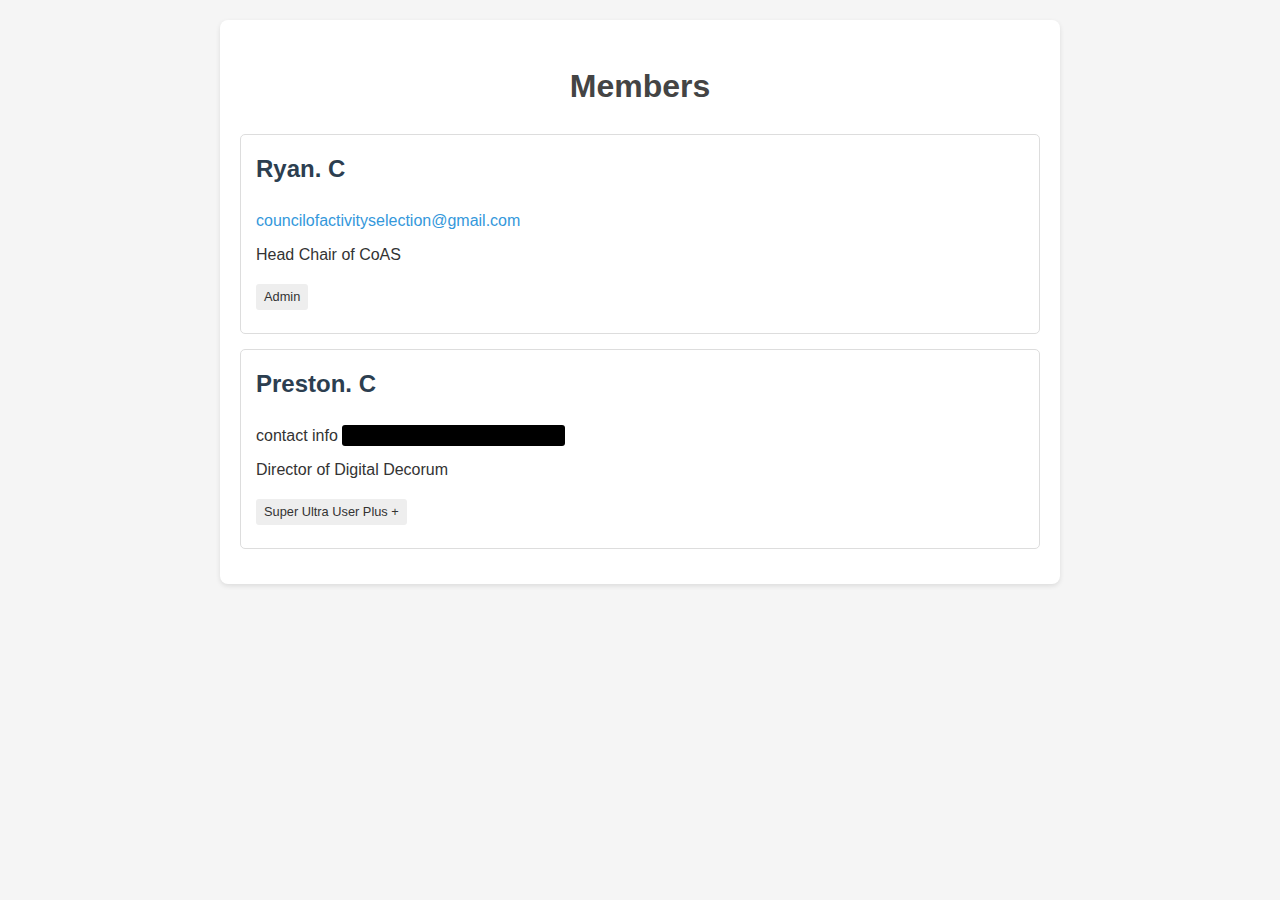
<file: members.html>
<!DOCTYPE html>
<html lang="en">
<head>
    <meta charset="UTF-8">
    <meta name="viewport" content="width=device-width, initial-scale=1.0">
    <title>Simple User Page</title>
    <style>
        body {
            font-family: Arial, sans-serif;
            line-height: 1.6;
            margin: 0;
            padding: 20px;
            background-color: #f5f5f5;
            color: #333;
        }
        
        .container {
            max-width: 800px;
            margin: 0 auto;
            background: white;
            padding: 20px;
            border-radius: 8px;
            box-shadow: 0 2px 5px rgba(0,0,0,0.1);
        }
        
        h1 {
            text-align: center;
            color: #444;
        }
        
        .user {
            border: 1px solid #ddd;
            border-radius: 5px;
            padding: 15px;
            margin-bottom: 15px;
            background-color: #fff;
        }
        
        .user h2 {
            margin-top: 0;
            color: #2c3e50;
        }
        
        .user p {
            margin: 8px 0;
        }
        
        .email {
            color: #3498db;
        }
        .redacted {
            background-color: #000;
            color: #000;
             padding: 2px 5px;
            border-radius: 3px;
            user-select: none;
        }
        
        .role {
            display: inline-block;
            background: #eee;
            padding: 3px 8px;
            border-radius: 3px;
            font-size: 0.8em;
        }
    </style>
</head>
<body>
    <div class="container">
        <h1>Members</h1>
        
        <div class="user">
            <h2>Ryan. C</h2>
            <p class="email">councilofactivityselection@gmail.com</p>
            <p>Head Chair of CoAS</p>
            <p class="role">Admin</p>
        </div>
            <div class="user">
            <h2>Preston. C</h2>
            <div>
            contact info <span class = "redacted">Redacted for security reasons</span>
            </div>
            <p>Director of Digital Decorum</p>
            <p class="role">Super Ultra User Plus +</p>
        </div>
    </div>
</body>
</html>
</file>
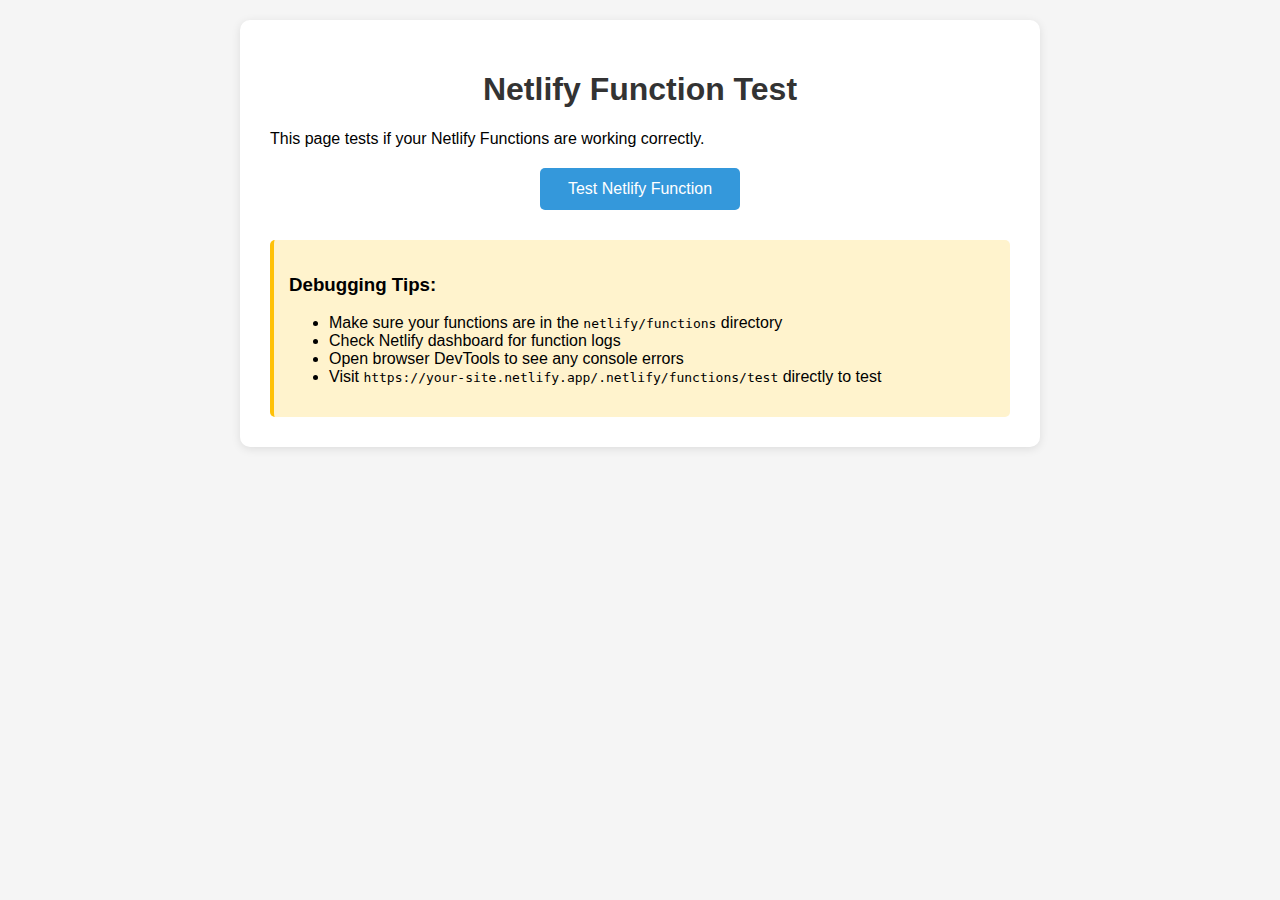
<file: test-netlify.html>
<!DOCTYPE html>
<html lang="en">
<head>
    <meta charset="UTF-8">
    <meta name="viewport" content="width=device-width, initial-scale=1.0">
    <title>Netlify Function Test</title>
    <style>
        body {
            font-family: 'Segoe UI', Tahoma, Geneva, Verdana, sans-serif;
            max-width: 800px;
            margin: 0 auto;
            padding: 20px;
            background: #f5f5f5;
        }
        .container {
            background: white;
            padding: 30px;
            border-radius: 10px;
            box-shadow: 0 2px 10px rgba(0,0,0,0.1);
        }
        h1 {
            color: #333;
            text-align: center;
        }
        button {
            background: #3498db;
            color: white;
            border: none;
            padding: 12px 20px;
            border-radius: 5px;
            cursor: pointer;
            font-size: 16px;
            display: block;
            margin: 20px auto;
            width: 200px;
        }
        button:hover {
            background: #2980b9;
        }
        button:disabled {
            background: #95a5a6;
            cursor: not-allowed;
        }
        .result {
            margin-top: 20px;
            padding: 15px;
            border-radius: 5px;
            background: #f8f9fa;
            border-left: 4px solid #3498db;
        }
        .success {
            border-left-color: #2ecc71;
            background: #e8f5e9;
        }
        .error {
            border-left-color: #e74c3c;
            background: #ffebee;
        }
        .loader {
            border: 3px solid #f3f3f3;
            border-top: 3px solid #3498db;
            border-radius: 50%;
            width: 20px;
            height: 20px;
            animation: spin 1s linear infinite;
            display: inline-block;
            margin-right: 10px;
        }
        @keyframes spin {
            0% { transform: rotate(0deg); }
            100% { transform: rotate(360deg); }
        }
        pre {
            background: #2d3748;
            color: #e2e8f0;
            padding: 15px;
            border-radius: 5px;
            overflow-x: auto;
        }
    </style>
</head>
<body>
    <div class="container">
        <h1>Netlify Function Test</h1>
        <p>This page tests if your Netlify Functions are working correctly.</p>
        
        <button onclick="testFunction()" id="testButton">
            <span id="buttonText">Test Netlify Function</span>
        </button>
        
        <div id="result" class="result" style="display: none;">
            <h3>Result:</h3>
            <pre id="resultContent">Waiting for test results...</pre>
        </div>
        
        <div style="margin-top: 30px; padding: 15px; background: #fff3cd; border-radius: 5px; border-left: 4px solid #ffc107;">
            <h3>Debugging Tips:</h3>
            <ul>
                <li>Make sure your functions are in the <code>netlify/functions</code> directory</li>
                <li>Check Netlify dashboard for function logs</li>
                <li>Open browser DevTools to see any console errors</li>
                <li>Visit <code>https://your-site.netlify.app/.netlify/functions/test</code> directly to test</li>
            </ul>
        </div>
    </div>

    <script>
        async function testFunction() {
            const button = document.getElementById('testButton');
            const buttonText = document.getElementById('buttonText');
            const resultDiv = document.getElementById('result');
            const resultContent = document.getElementById('resultContent');
            
            // Show loading state
            button.disabled = true;
            buttonText.innerHTML = '<div class="loader"></div> Testing...';
            resultDiv.style.display = 'block';
            resultDiv.className = 'result';
            resultContent.textContent = 'Testing function...';
            
            try {
                // Test the simple function
                const response = await fetch('/.netlify/functions/test');
                
                if (response.ok) {
                    const data = await response.json();
                    resultDiv.className = 'result success';
                    resultContent.textContent = JSON.stringify(data, null, 2);
                    console.log('Function test successful:', data);
                } else {
                    throw new Error(`HTTP error! status: ${response.status}`);
                }
            } catch (error) {
                resultDiv.className = 'result error';
                resultContent.textContent = `Error: ${error.message}\n\nMake sure:\n1. Your function is in netlify/functions/test.js\n2. You've deployed to Netlify\n3. Check browser console for details`;
                console.error('Function test failed:', error);
            } finally {
                // Reset button state
                button.disabled = false;
                buttonText.textContent = 'Test Netlify Function';
            }
        }
        
        // Test on page load
        window.addEventListener('load', function() {
            console.log('Netlify function test page loaded');
            console.log('Testing function at: /.netlify/functions/test');
        });
    </script>
</body>
</html>
</file>
